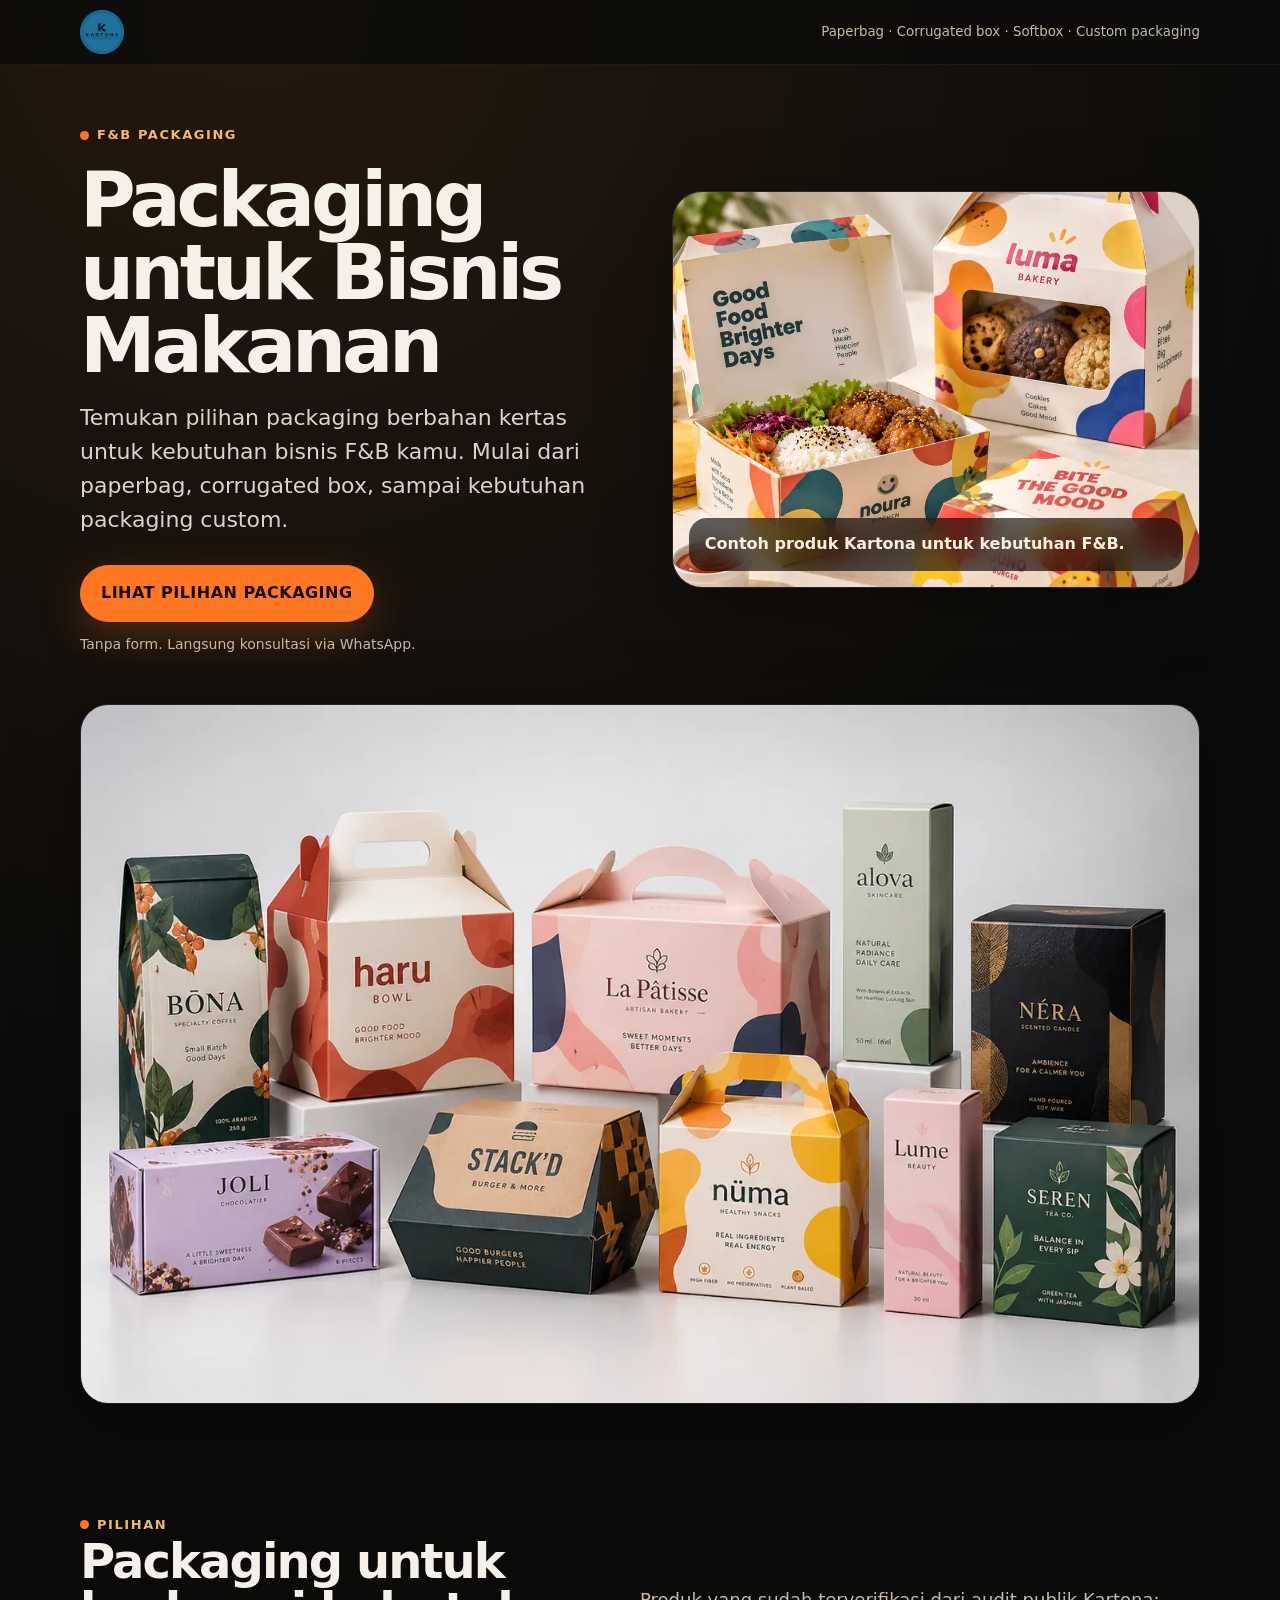
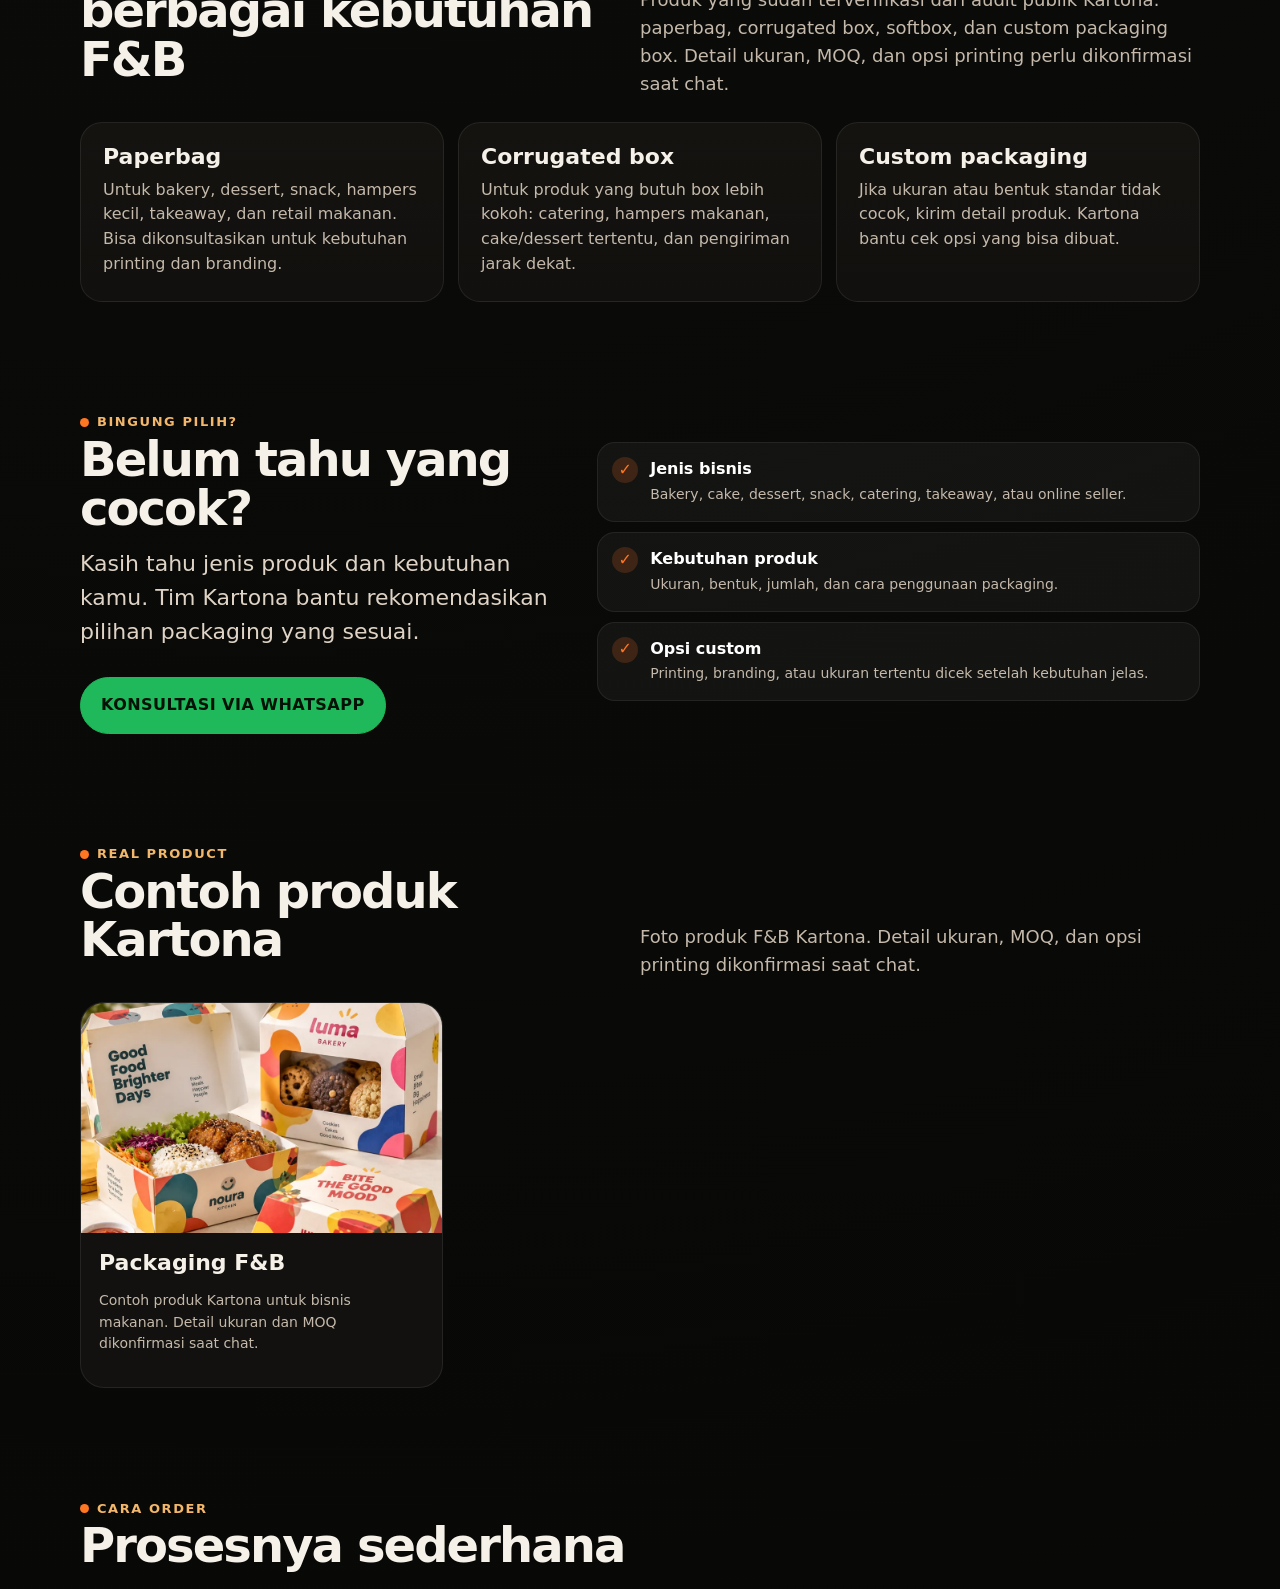
<file: index.html>
<!doctype html>
<html lang="id">
<head>
  <meta charset="utf-8" />
  <meta name="viewport" content="width=device-width, initial-scale=1" />
  <title>Kartona Meta Ads V1</title>
  <meta http-equiv="refresh" content="0; url=./fnb-packaging/" />
  <link rel="stylesheet" href="./css/style.css" />
</head>
<body><main class="wrap section"><h1>Kartona Meta Ads V1</h1><p class="lead">Pilih landing page:</p><p><a class="btn primary" href="./fnb-packaging/">F&B Packaging</a></p><p><a class="btn" href="./custom-packaging/">Custom Packaging</a></p></main></body>
</html>
</file>
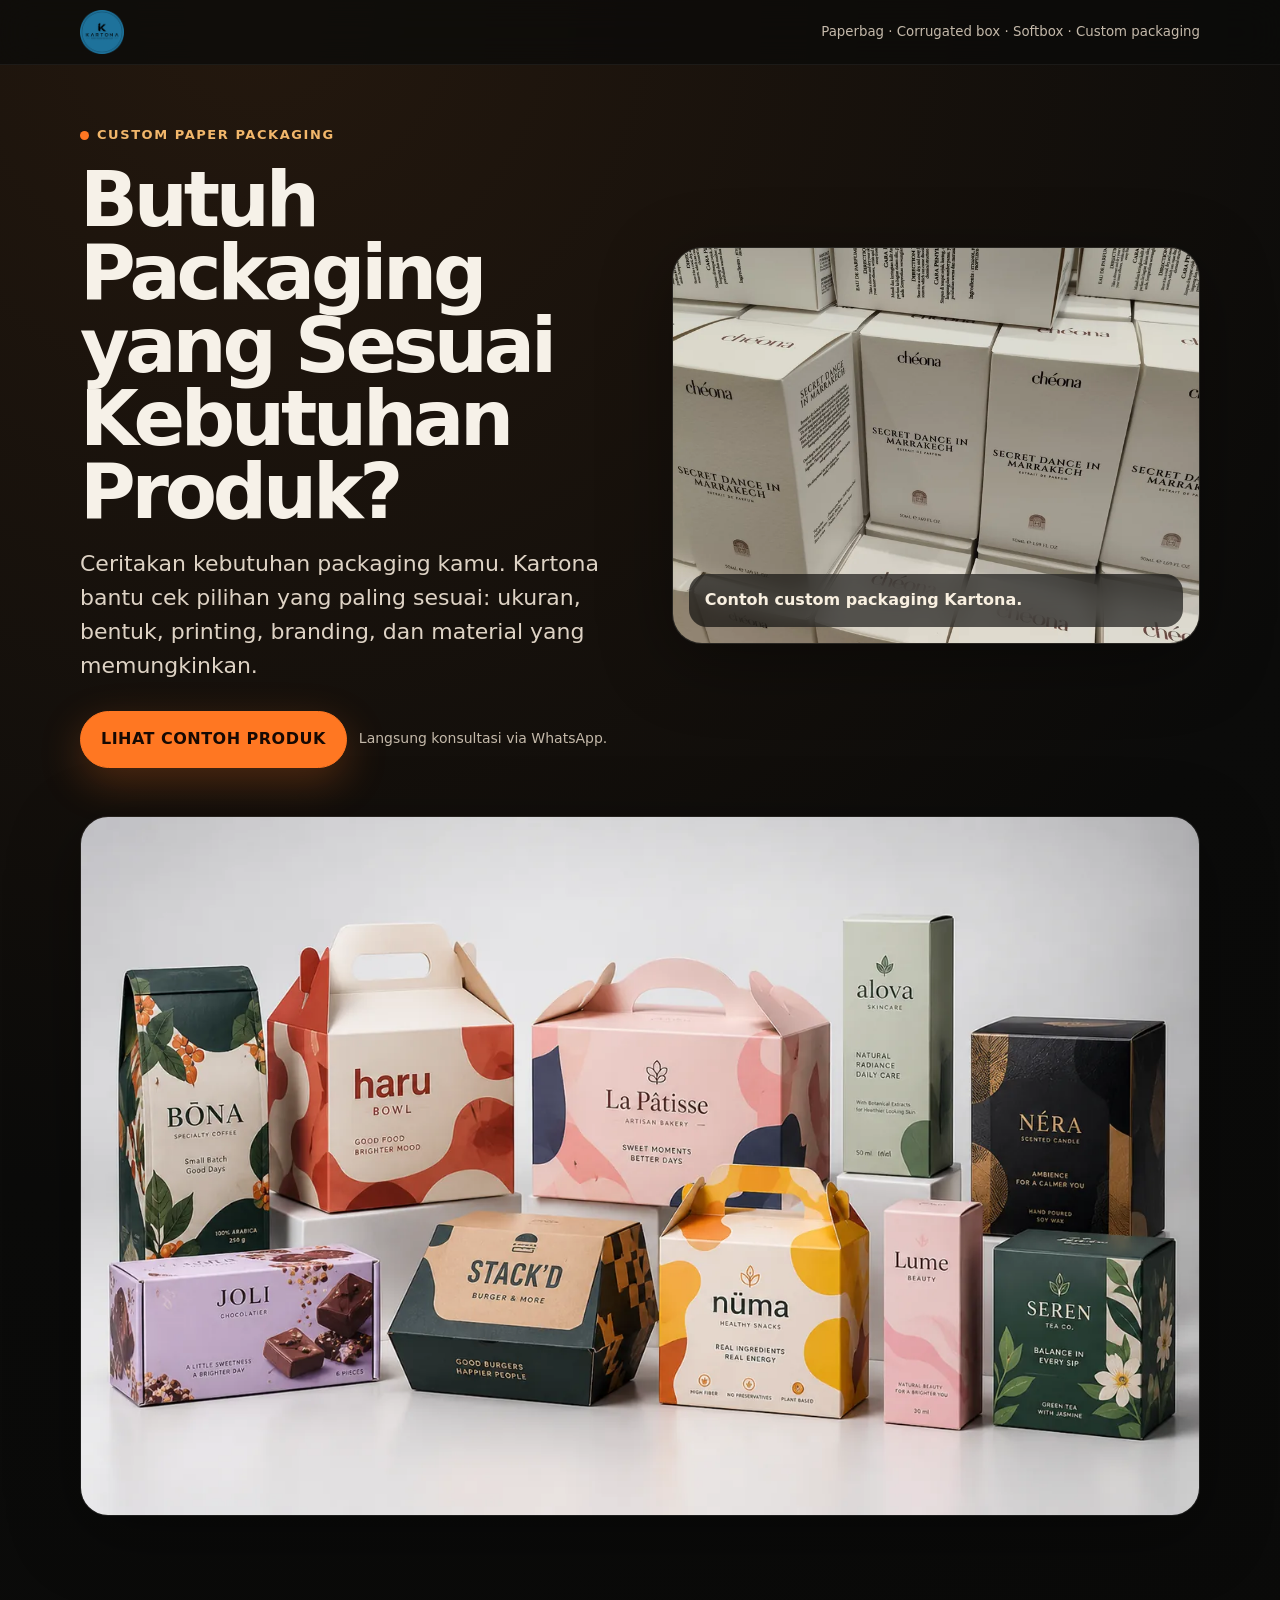
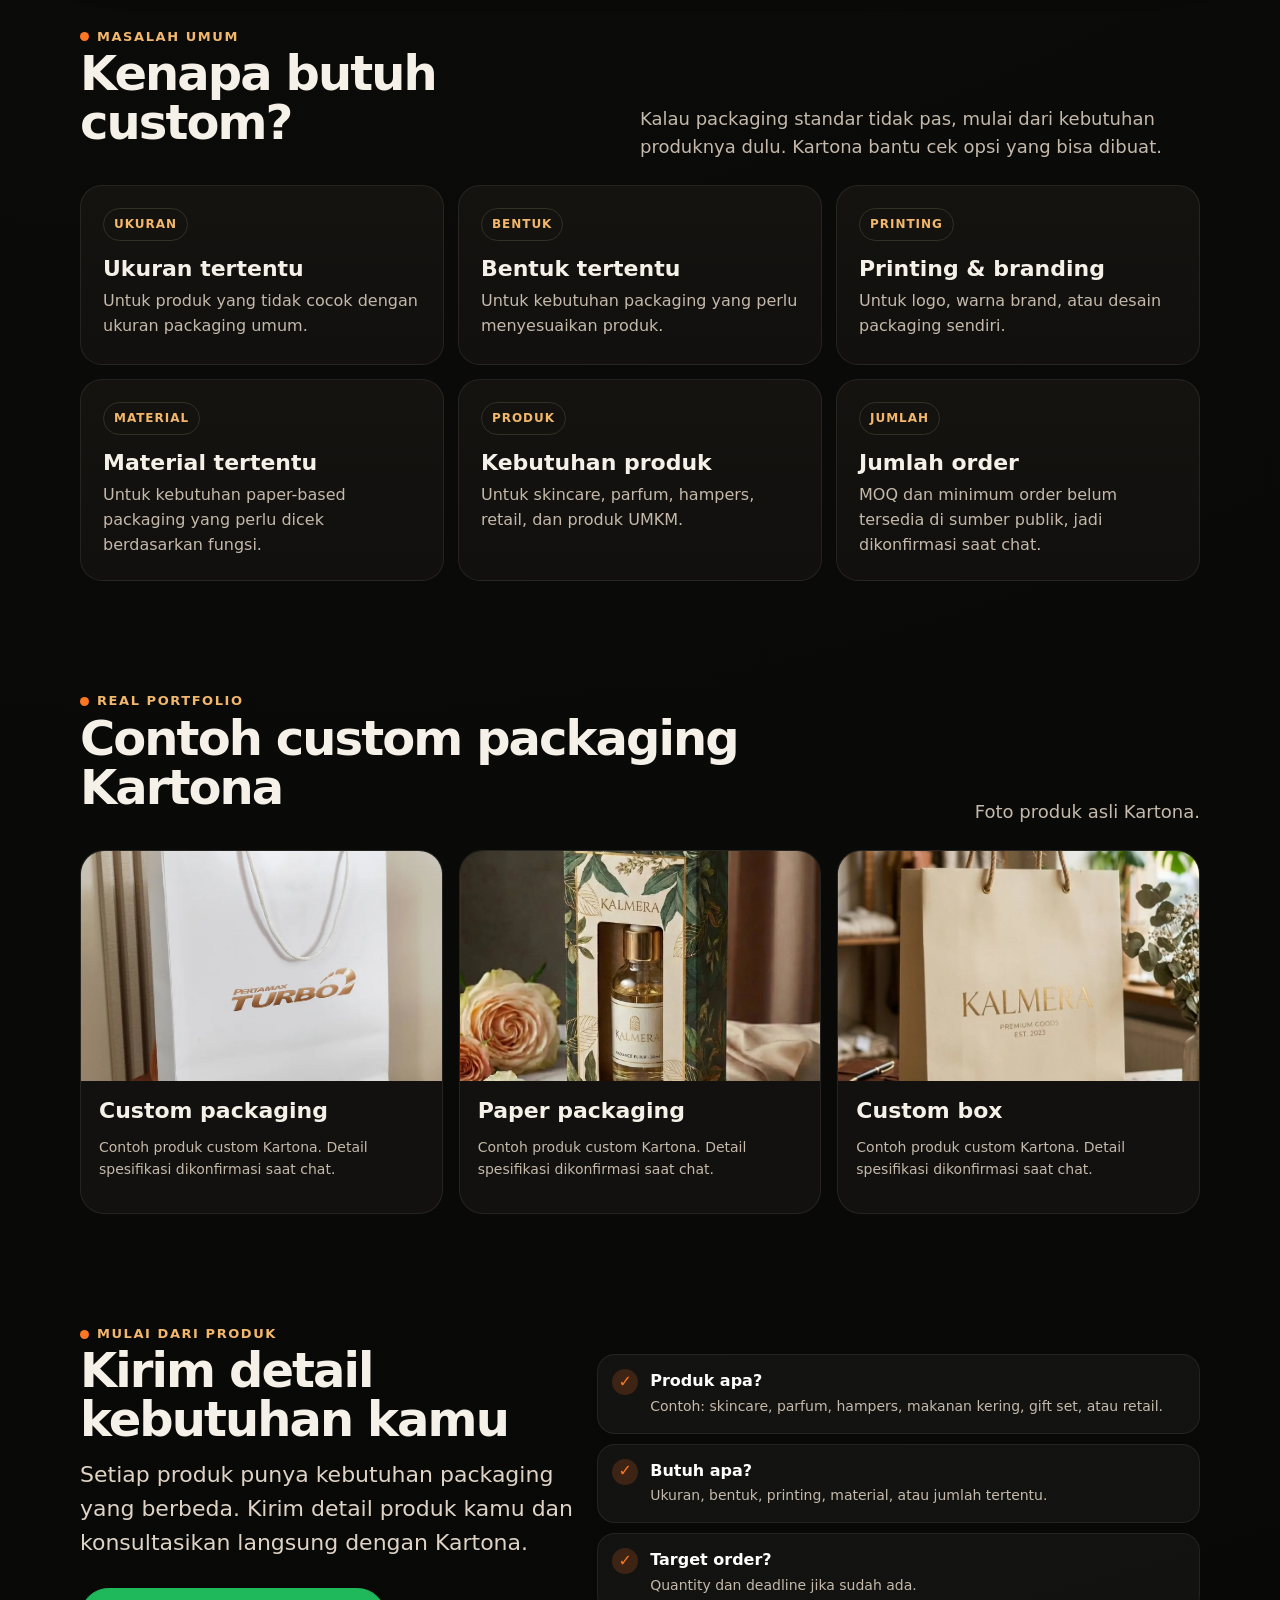
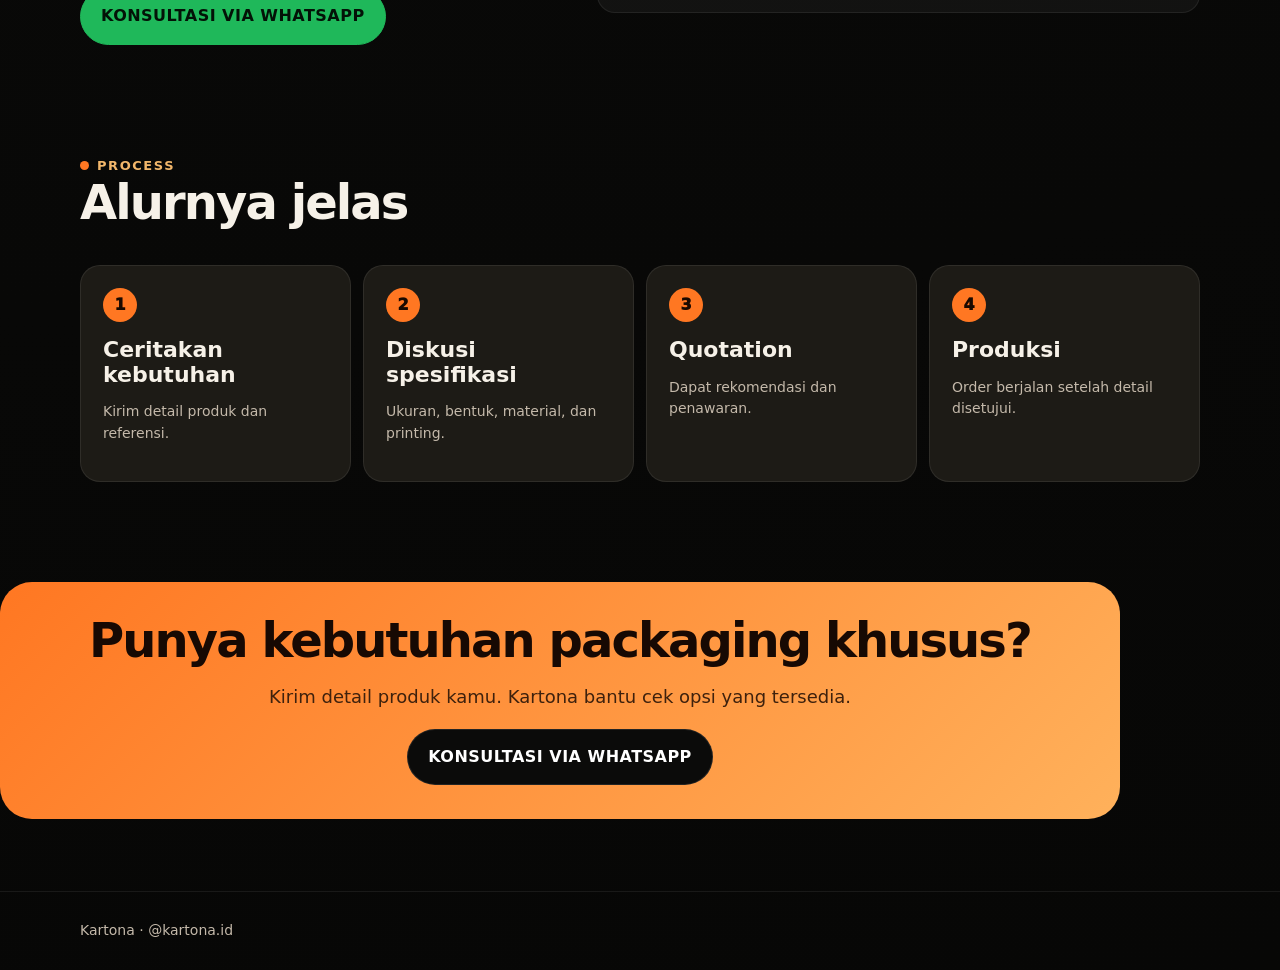
<file: custom-packaging/index.html>
<!doctype html>
<html lang="id">
<head>
  <meta charset="utf-8" />
  <meta name="viewport" content="width=device-width, initial-scale=1" />
  <title>Custom Paper Packaging | Kartona</title>
  <meta name="description" content="Konsultasikan kebutuhan custom paper packaging untuk produk kamu bersama Kartona." />
  <link rel="stylesheet" href="../css/style.css" />
  <script src="../js/config.js"></script>
</head>
<body>
  <header class="topbar"><div class="wrap nav"><div class="logo"><img src="../assets/logo.png" alt="Kartona" /></div><small>Paperbag · Corrugated box · Softbox · Custom packaging</small></div></header>
  <main>
    <section class="hero">
      <div class="wrap hero-grid">
        <div>
          <span class="eyebrow">Custom Paper Packaging</span>
          <h1>Butuh Packaging yang Sesuai Kebutuhan Produk?</h1>
          <p class="lead">Ceritakan kebutuhan packaging kamu. Kartona bantu cek pilihan yang paling sesuai: ukuran, bentuk, printing, branding, dan material yang memungkinkan.</p>
          <div class="hero-actions"><a class="btn primary" href="#portfolio">Lihat Contoh Produk</a><span class="note">Langsung konsultasi via WhatsApp.</span></div>
        </div>
        <div class="photo-card"><img src="../assets/custom-hero.webp" alt="Contoh custom packaging Kartona" loading="eager"><div class="photo-caption">Contoh custom packaging Kartona.</div></div>
      </div>
    </section>

    <section class="section banner">
      <div class="wrap"><img src="../assets/portfolio.webp" alt="Portfolio produk Kartona" loading="lazy" /></div>
    </section>

    <section class="section" data-viewcontent="custom-benefits">
      <div class="wrap">
        <div class="section-head"><div><span class="eyebrow">Masalah Umum</span><h2>Kenapa butuh custom?</h2></div><p>Kalau packaging standar tidak pas, mulai dari kebutuhan produknya dulu. Kartona bantu cek opsi yang bisa dibuat.</p></div>
        <div class="cards">
          <article class="card"><span class="tag">Ukuran</span><h3>Ukuran tertentu</h3><p>Untuk produk yang tidak cocok dengan ukuran packaging umum.</p></article>
          <article class="card"><span class="tag">Bentuk</span><h3>Bentuk tertentu</h3><p>Untuk kebutuhan packaging yang perlu menyesuaikan produk.</p></article>
          <article class="card"><span class="tag">Printing</span><h3>Printing & branding</h3><p>Untuk logo, warna brand, atau desain packaging sendiri.</p></article>
          <article class="card"><span class="tag">Material</span><h3>Material tertentu</h3><p>Untuk kebutuhan paper-based packaging yang perlu dicek berdasarkan fungsi.</p></article>
          <article class="card"><span class="tag">Produk</span><h3>Kebutuhan produk</h3><p>Untuk skincare, parfum, hampers, retail, dan produk UMKM.</p></article>
          <article class="card"><span class="tag">Jumlah</span><h3>Jumlah order</h3><p>MOQ dan minimum order belum tersedia di sumber publik, jadi dikonfirmasi saat chat.</p></article>
        </div>
      </div>
    </section>

    <section class="section" id="portfolio">
      <div class="wrap">
        <div class="section-head"><div><span class="eyebrow">Real Portfolio</span><h2>Contoh custom packaging Kartona</h2></div><p>Foto produk asli Kartona.</p></div>
        <div class="product-grid">
          <article class="product"><img src="../assets/custom-1.webp" alt="Contoh custom packaging Kartona" loading="lazy"><div class="product-body"><h3>Custom packaging</h3><p class="note">Contoh produk custom Kartona. Detail spesifikasi dikonfirmasi saat chat.</p></div></article>
          <article class="product"><img src="../assets/custom-2.webp" alt="Contoh custom packaging Kartona" loading="lazy"><div class="product-body"><h3>Paper packaging</h3><p class="note">Contoh produk custom Kartona. Detail spesifikasi dikonfirmasi saat chat.</p></div></article>
          <article class="product"><img src="../assets/custom-3.webp" alt="Contoh custom packaging Kartona" loading="lazy"><div class="product-body"><h3>Custom box</h3><p class="note">Contoh produk custom Kartona. Detail spesifikasi dikonfirmasi saat chat.</p></div></article>
        </div>
      </div>
    </section>

    <section class="section"><div class="wrap split"><div><span class="eyebrow">Mulai dari Produk</span><h2>Kirim detail kebutuhan kamu</h2><p class="lead">Setiap produk punya kebutuhan packaging yang berbeda. Kirim detail produk kamu dan konsultasikan langsung dengan Kartona.</p><a class="btn wa" data-wa="custom" href="#">Konsultasi via WhatsApp</a></div><div class="checklist"><div class="check"><div><b>Produk apa?</b><br><span class="note">Contoh: skincare, parfum, hampers, makanan kering, gift set, atau retail.</span></div></div><div class="check"><div><b>Butuh apa?</b><br><span class="note">Ukuran, bentuk, printing, material, atau jumlah tertentu.</span></div></div><div class="check"><div><b>Target order?</b><br><span class="note">Quantity dan deadline jika sudah ada.</span></div></div></div></div></section>

    <section class="section"><div class="wrap"><div class="section-head"><div><span class="eyebrow">Process</span><h2>Alurnya jelas</h2></div></div><div class="steps"><div class="step"><h3>Ceritakan kebutuhan</h3><p class="note">Kirim detail produk dan referensi.</p></div><div class="step"><h3>Diskusi spesifikasi</h3><p class="note">Ukuran, bentuk, material, dan printing.</p></div><div class="step"><h3>Quotation</h3><p class="note">Dapat rekomendasi dan penawaran.</p></div><div class="step"><h3>Produksi</h3><p class="note">Order berjalan setelah detail disetujui.</p></div></div></div></section>

    <section class="wrap final-cta"><h2>Punya kebutuhan packaging khusus?</h2><p>Kirim detail produk kamu. Kartona bantu cek opsi yang tersedia.</p><a class="btn" data-wa="custom" href="#">Konsultasi via WhatsApp</a></section>
  </main>
  <div class="sticky-cta"><a class="btn wa" data-wa="custom" href="#">Konsultasi via WhatsApp</a></div>
  <footer class="footer"><div class="wrap">Kartona · <a href="https://www.instagram.com/kartona.id/">@kartona.id</a></div></footer>
  <script src="../js/app.js"></script>
</body>
</html>
</file>
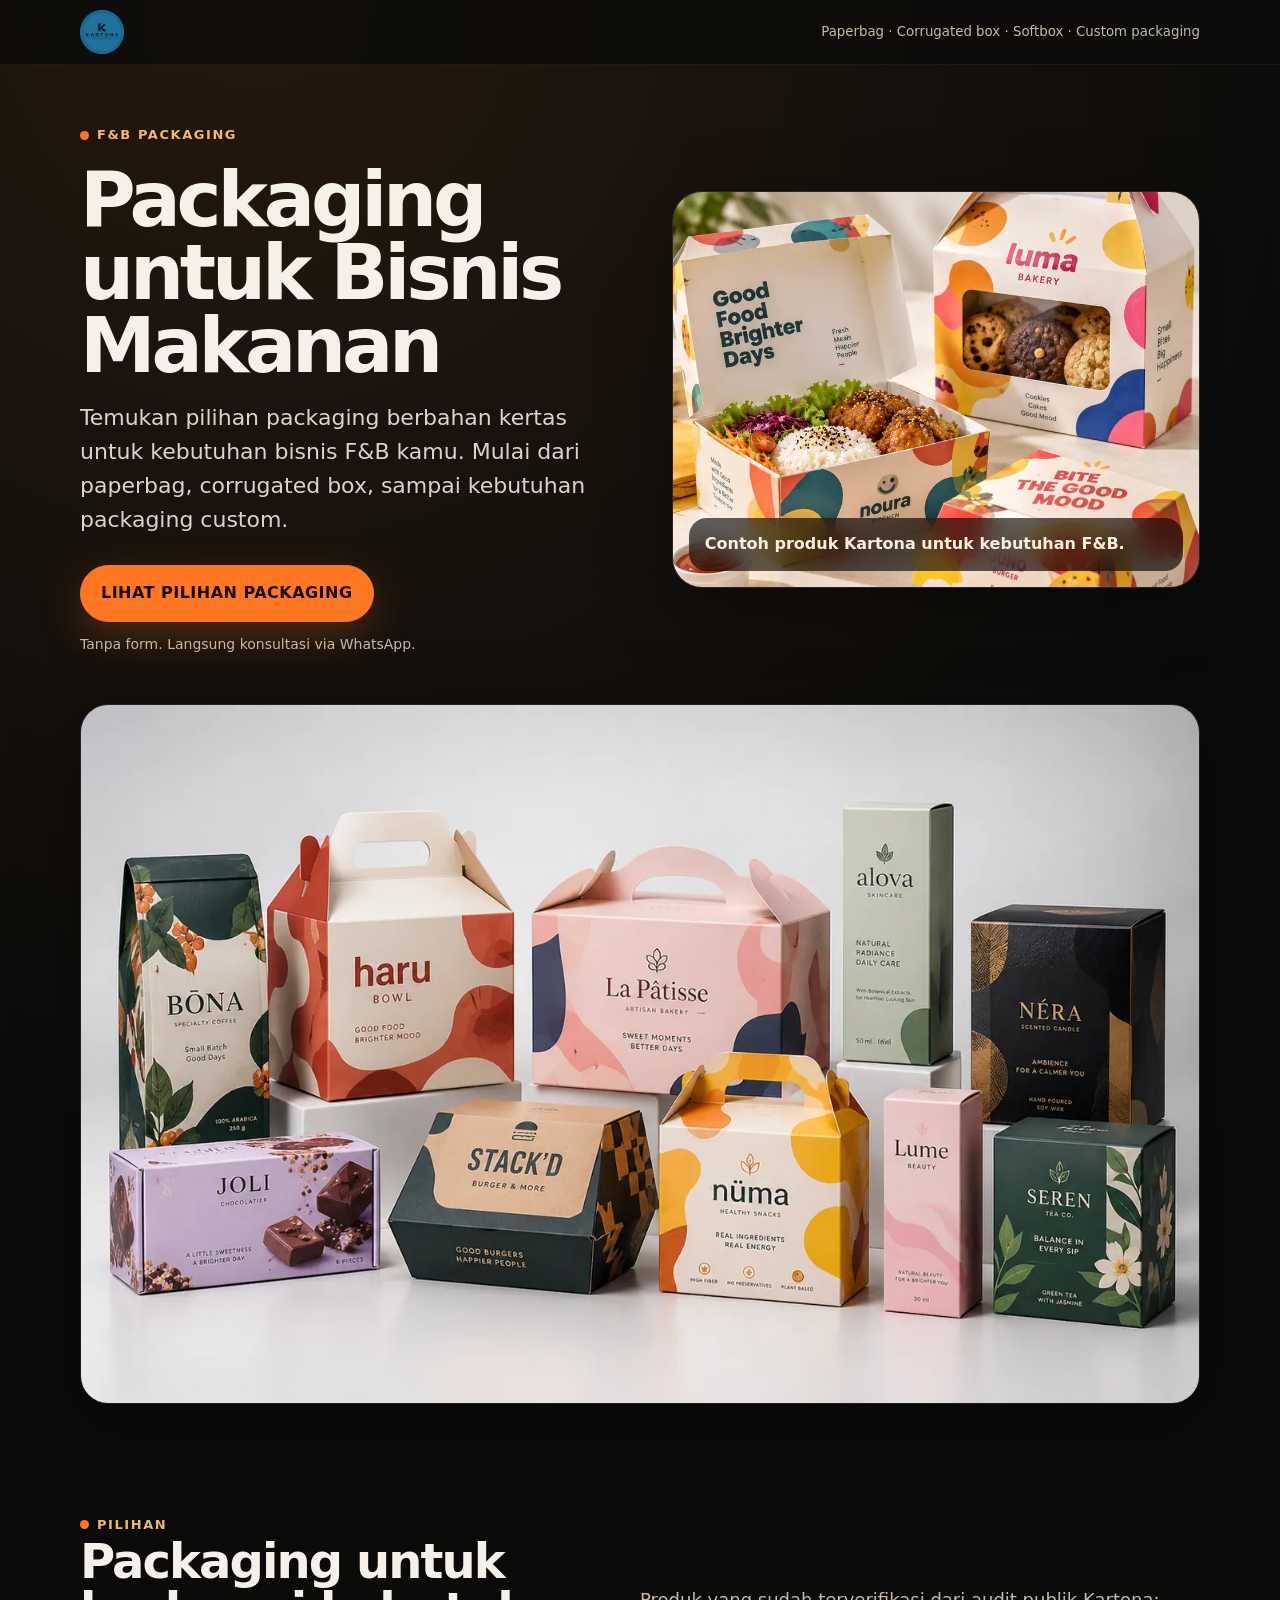
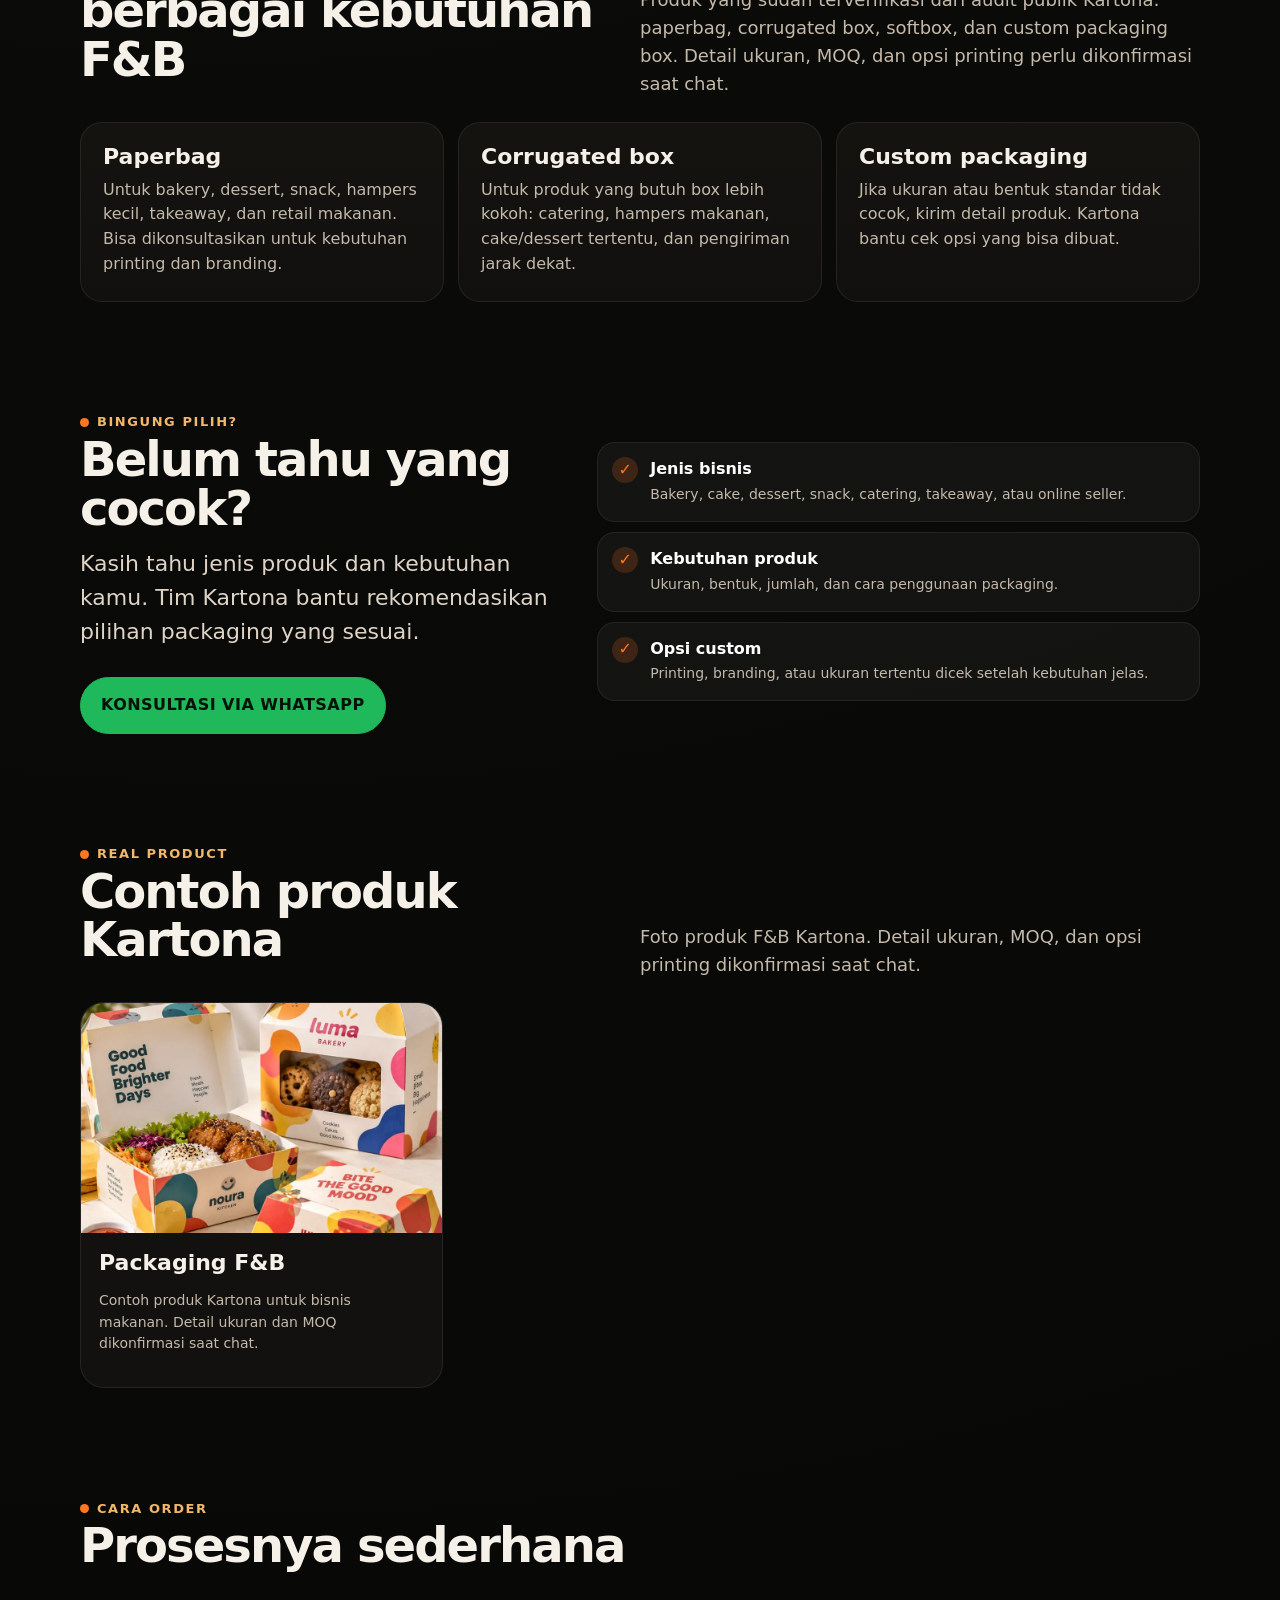
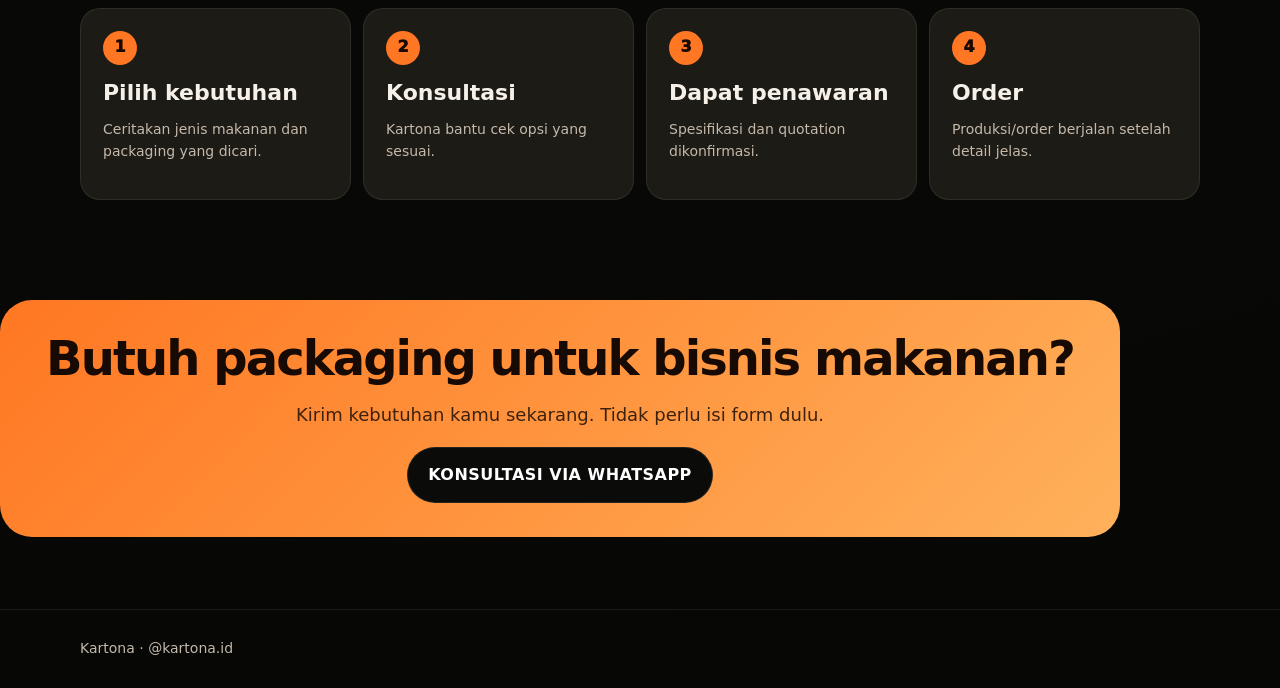
<file: fnb-packaging/index.html>
<!doctype html>
<html lang="id">
<head>
  <meta charset="utf-8" />
  <meta name="viewport" content="width=device-width, initial-scale=1" />
  <title>Packaging untuk Bisnis Makanan | Kartona</title>
  <meta name="description" content="Pilihan paper-based packaging Kartona untuk kebutuhan bisnis F&B. Konsultasi langsung via WhatsApp." />
  <link rel="stylesheet" href="../css/style.css" />
  <script src="../js/config.js"></script>
</head>
<body>
  <header class="topbar"><div class="wrap nav"><div class="logo"><img src="../assets/logo.png" alt="Kartona" /></div><small>Paperbag · Corrugated box · Softbox · Custom packaging</small></div></header>
  <main>
    <section class="hero">
      <div class="wrap hero-grid">
        <div>
          <span class="eyebrow">F&B Packaging</span>
          <h1>Packaging untuk Bisnis Makanan</h1>
          <p class="lead">Temukan pilihan packaging berbahan kertas untuk kebutuhan bisnis F&B kamu. Mulai dari paperbag, corrugated box, sampai kebutuhan packaging custom.</p>
          <div class="hero-actions">
            <a class="btn primary" href="#pilihan">Lihat Pilihan Packaging</a>
            <span class="note">Tanpa form. Langsung konsultasi via WhatsApp.</span>
          </div>
        </div>
        <div class="photo-card">
          <img src="../assets/fnb-packaging.webp" alt="Packaging makanan Kartona" loading="eager" />
          <div class="photo-caption">Contoh produk Kartona untuk kebutuhan F&B.</div>
        </div>
      </div>
    </section>

    <section class="section banner">
      <div class="wrap"><img src="../assets/portfolio.webp" alt="Portfolio produk Kartona" loading="lazy" /></div>
    </section>

    <section class="section" id="pilihan" data-viewcontent="fnb-products">
      <div class="wrap">
        <div class="section-head"><div><span class="eyebrow">Pilihan</span><h2>Packaging untuk berbagai kebutuhan F&B</h2></div><p>Produk yang sudah terverifikasi dari audit publik Kartona: paperbag, corrugated box, softbox, dan custom packaging box. Detail ukuran, MOQ, dan opsi printing perlu dikonfirmasi saat chat.</p></div>
        <div class="cards">
          <article class="card"><h3>Paperbag</h3><p>Untuk bakery, dessert, snack, hampers kecil, takeaway, dan retail makanan. Bisa dikonsultasikan untuk kebutuhan printing dan branding.</p></article>
          <article class="card"><h3>Corrugated box</h3><p>Untuk produk yang butuh box lebih kokoh: catering, hampers makanan, cake/dessert tertentu, dan pengiriman jarak dekat.</p></article>
          <article class="card"><h3>Custom packaging</h3><p>Jika ukuran atau bentuk standar tidak cocok, kirim detail produk. Kartona bantu cek opsi yang bisa dibuat.</p></article>
        </div>
      </div>
    </section>

    <section class="section">
      <div class="wrap split">
        <div><span class="eyebrow">Bingung Pilih?</span><h2>Belum tahu yang cocok?</h2><p class="lead">Kasih tahu jenis produk dan kebutuhan kamu. Tim Kartona bantu rekomendasikan pilihan packaging yang sesuai.</p><a class="btn wa" data-wa="fnb" href="#">Konsultasi via WhatsApp</a></div>
        <div class="checklist">
          <div class="check"><div><b>Jenis bisnis</b><br><span class="note">Bakery, cake, dessert, snack, catering, takeaway, atau online seller.</span></div></div>
          <div class="check"><div><b>Kebutuhan produk</b><br><span class="note">Ukuran, bentuk, jumlah, dan cara penggunaan packaging.</span></div></div>
          <div class="check"><div><b>Opsi custom</b><br><span class="note">Printing, branding, atau ukuran tertentu dicek setelah kebutuhan jelas.</span></div></div>
        </div>
      </div>
    </section>

    <section class="section">
      <div class="wrap">
        <div class="section-head"><div><span class="eyebrow">Real Product</span><h2>Contoh produk Kartona</h2></div><p>Foto produk F&B Kartona. Detail ukuran, MOQ, dan opsi printing dikonfirmasi saat chat.</p></div>
        <div class="product-grid">
          <article class="product"><img src="../assets/fnb-packaging.webp" alt="Packaging F&B Kartona" loading="lazy"><div class="product-body"><h3>Packaging F&B</h3><p class="note">Contoh produk Kartona untuk bisnis makanan. Detail ukuran dan MOQ dikonfirmasi saat chat.</p></div></article>
        </div>
      </div>
    </section>

    <section class="section"><div class="wrap"><div class="section-head"><div><span class="eyebrow">Cara Order</span><h2>Prosesnya sederhana</h2></div></div><div class="steps"><div class="step"><h3>Pilih kebutuhan</h3><p class="note">Ceritakan jenis makanan dan packaging yang dicari.</p></div><div class="step"><h3>Konsultasi</h3><p class="note">Kartona bantu cek opsi yang sesuai.</p></div><div class="step"><h3>Dapat penawaran</h3><p class="note">Spesifikasi dan quotation dikonfirmasi.</p></div><div class="step"><h3>Order</h3><p class="note">Produksi/order berjalan setelah detail jelas.</p></div></div></div></section>

    <section class="wrap final-cta"><h2>Butuh packaging untuk bisnis makanan?</h2><p>Kirim kebutuhan kamu sekarang. Tidak perlu isi form dulu.</p><a class="btn" data-wa="fnb" href="#">Konsultasi via WhatsApp</a></section>
  </main>
  <div class="sticky-cta"><a class="btn wa" data-wa="fnb" href="#">Konsultasi via WhatsApp</a></div>
  <footer class="footer"><div class="wrap">Kartona · <a href="https://www.instagram.com/kartona.id/">@kartona.id</a></div></footer>
  <script src="../js/app.js"></script>
</body>
</html>
</file>
<file: css/style.css>
:root{
  --bg:#0b0b0a;--panel:#141310;--panel2:#1d1b16;--text:#f6f1e8;--muted:#c4b9aa;--line:#353025;--accent:#ff7722;--accent2:#f2b76b;--white:#fff;--wa:#1fb85a;
  --radius:22px;--shadow:0 18px 70px rgba(0,0,0,.35);
}
*{box-sizing:border-box}html{scroll-behavior:smooth}body{margin:0;background:radial-gradient(circle at 20% 0%,#24180e 0,#0b0b0a 28%,#070706 100%);color:var(--text);font-family:Inter,ui-sans-serif,system-ui,-apple-system,BlinkMacSystemFont,"Segoe UI",sans-serif;line-height:1.55}a{color:inherit;text-decoration:none}img{max-width:100%;display:block}main{overflow:hidden}.wrap{width:calc(100% - 36px);max-width:1120px;margin-inline:auto}.topbar{position:sticky;top:0;z-index:20;background:rgba(11,11,10,.76);backdrop-filter:blur(18px);border-bottom:1px solid rgba(255,255,255,.06)}.nav{height:64px;display:flex;align-items:center;justify-content:space-between}.logo{font-weight:900;letter-spacing:.08em;display:flex;align-items:center}.logo img{height:44px;display:block}.nav small{color:var(--muted)}.hero{padding:58px 0 38px}.hero-grid{display:grid;grid-template-columns:1.02fr .98fr;gap:42px;align-items:center}.eyebrow{display:inline-flex;align-items:center;gap:8px;color:var(--accent2);font-weight:800;text-transform:uppercase;letter-spacing:.12em;font-size:13px}.eyebrow:before{content:"";width:9px;height:9px;border-radius:99px;background:var(--accent)}h1{font-size:clamp(38px,7vw,76px);line-height:.96;margin:16px 0 18px;letter-spacing:-.055em;overflow-wrap:anywhere}h2{font-size:clamp(30px,4vw,48px);line-height:1.02;margin:0 0 14px;letter-spacing:-.04em}h3{font-size:22px;line-height:1.12;margin:0 0 8px}.lead{font-size:clamp(18px,2vw,22px);color:#ded3c5;max-width:700px;margin:0 0 28px}.hero-actions{display:flex;gap:12px;flex-wrap:wrap;align-items:center}.btn{display:inline-flex;align-items:center;justify-content:center;gap:10px;border:1px solid rgba(255,255,255,.1);min-height:54px;padding:15px 20px;border-radius:999px;font-weight:900;text-transform:uppercase;letter-spacing:.03em;transition:.18s ease;background:#242019}.btn.primary{background:var(--accent);color:#160903;border-color:var(--accent);box-shadow:0 14px 40px rgba(255,119,34,.25)}.btn.wa{background:var(--wa);border-color:var(--wa);color:#031207}.btn:hover{transform:translateY(-1px);filter:brightness(1.05)}.note{color:var(--muted);font-size:14px}.photo-card{position:relative;border-radius:30px;overflow:hidden;border:1px solid rgba(255,255,255,.08);background:#16130f;box-shadow:var(--shadow)}.photo-card img{width:100%;aspect-ratio:4/3;object-fit:cover}.photo-caption{position:absolute;left:16px;right:16px;bottom:16px;background:rgba(0,0,0,.62);backdrop-filter:blur(12px);padding:14px 16px;border-radius:18px;color:#f8efe0;font-weight:750}.section{padding:54px 0}.banner{padding-top:10px}.banner img{width:100%;border-radius:28px;border:1px solid rgba(255,255,255,.08);box-shadow:var(--shadow)}.section-head{display:flex;align-items:end;justify-content:space-between;gap:20px;margin-bottom:24px}.section-head p{max-width:560px;color:var(--muted);font-size:18px;margin:0}.cards{display:grid;grid-template-columns:repeat(3,1fr);gap:14px}.card{background:linear-gradient(180deg,var(--panel),#11100e);border:1px solid rgba(255,255,255,.08);border-radius:var(--radius);padding:22px;min-height:180px}.card .tag{display:inline-flex;margin-bottom:16px;padding:6px 10px;border:1px solid var(--line);border-radius:999px;color:var(--accent2);font-weight:800;font-size:12px;text-transform:uppercase;letter-spacing:.08em}.card p{color:var(--muted);margin:0}.product-grid{display:grid;grid-template-columns:repeat(3,1fr);gap:16px}.product{background:#12110f;border:1px solid rgba(255,255,255,.08);border-radius:24px;overflow:hidden}.product img{width:100%;height:230px;object-fit:cover;background:#24211b}.product-body{padding:18px}.product-body ul{margin:12px 0 0;padding-left:18px;color:var(--muted)}.steps{counter-reset:step;display:grid;grid-template-columns:repeat(4,1fr);gap:12px}.step{position:relative;background:var(--panel2);border:1px solid rgba(255,255,255,.08);border-radius:20px;padding:22px}.step:before{counter-increment:step;content:counter(step);display:grid;place-items:center;width:34px;height:34px;border-radius:99px;background:var(--accent);color:#1a0900;font-weight:950;margin-bottom:16px}.split{display:grid;grid-template-columns:.9fr 1.1fr;gap:24px;align-items:center}.checklist{display:grid;gap:10px}.check{display:flex;gap:12px;align-items:flex-start;background:rgba(255,255,255,.045);border:1px solid rgba(255,255,255,.07);border-radius:18px;padding:14px}.check b{color:#fff}.check:before{content:"✓";display:grid;place-items:center;flex:0 0 26px;height:26px;border-radius:99px;background:rgba(255,119,34,.18);color:var(--accent);font-weight:900}.final-cta{margin:46px 0 72px;border-radius:32px;background:linear-gradient(135deg,#ff7722,#ffb15b);color:#170903;padding:34px;text-align:center}.final-cta h2{color:#170903}.final-cta p{color:#3e210d;font-size:18px}.final-cta .btn{background:#0b0b0a;color:#fff}.audit-table{width:100%;border-collapse:collapse;background:#12110f;border-radius:18px;overflow:hidden}.audit-table th,.audit-table td{border-bottom:1px solid rgba(255,255,255,.08);padding:13px;text-align:left;vertical-align:top}.audit-table th{color:var(--accent2);font-size:12px;text-transform:uppercase;letter-spacing:.08em}.audit-table td{color:#ddd0bf;font-size:14px}.sticky-cta{position:fixed;left:14px;right:14px;bottom:14px;z-index:50;display:none}.sticky-cta.show{display:block}.sticky-cta .btn{width:100%;box-shadow:0 12px 40px rgba(0,0,0,.45)}.two{grid-template-columns:repeat(2,1fr)}.source{font-size:13px;color:#a79b8c;margin-top:12px}.warning{background:#24180d;border:1px solid rgba(255,119,34,.35);padding:14px;border-radius:16px;color:#ffd6b8}.footer{border-top:1px solid rgba(255,255,255,.07);padding:28px 0;color:var(--muted);font-size:14px}
@media(max-width:820px){.wrap{width:calc(100% - 28px);max-width:560px}.nav small{display:none}.hero{padding-top:36px}.hero-grid,.split{grid-template-columns:1fr;gap:26px}.cards,.product-grid,.steps,.two{grid-template-columns:1fr}.section{padding:42px 0}.section-head{display:block}.product img{height:250px}h1{font-size:38px;line-height:1}.btn{font-size:14px}.final-cta{padding:26px 18px;margin-bottom:90px}.btn{width:100%;padding-left:16px;padding-right:16px}.hero-actions .note{text-align:center;width:100%}.audit-table{display:block;overflow-x:auto;white-space:nowrap}.photo-card img{aspect-ratio:1/1}.sticky-cta{padding-bottom:env(safe-area-inset-bottom)}}
</file>
